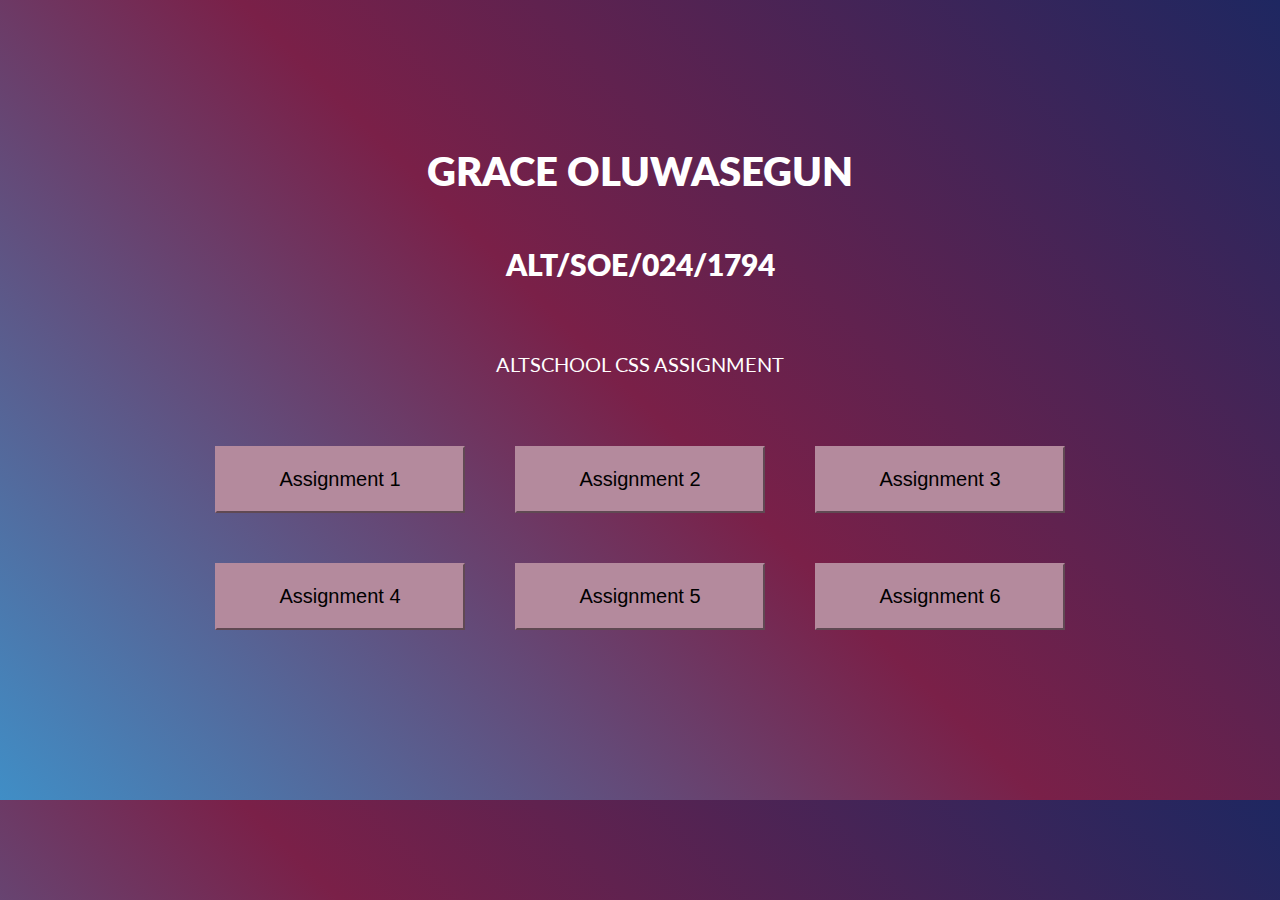
<file: index.html>
<!DOCTYPE html>
<html lang="en">

<head>
    <meta charset="UTF-8">
    <meta name="viewport" content="width=device-width, initial-scale=1.0">
    <title>CSS Assignment</title>
    <link rel="stylesheet" href="./styles.css">
</head>

<body>
    <main>
        <h1>Grace Oluwasegun</h1>
        <h2>ALT/SOE/024/1794</h2>
        <p>AltSchool CSS Assignment</p>
        <div class="links">
            <a href="./css-assignment-1/index.html" target="_blank"><button type="button">Assignment 1</button></a>
            <a href="./css-assignment-2/index.html" target="_blank"><button type="button">Assignment 2</button></a>
            <a href="./css-assignment-3/index.html" target="_blank"><button type="button">Assignment 3</button></a>
            <a href="./css-assignment-4/index.html" target="_blank"><button type="button">Assignment 4</button></a>
            <a href="./css-assignment-5/index.html" target="_blank"><button type="button">Assignment 5</button></a>
            <a href="./css-assignment-6/index.html" target="_blank"><button type="button">Assignment 6</button></a>
        </div>
    </main>

</body>

</html>
</file>
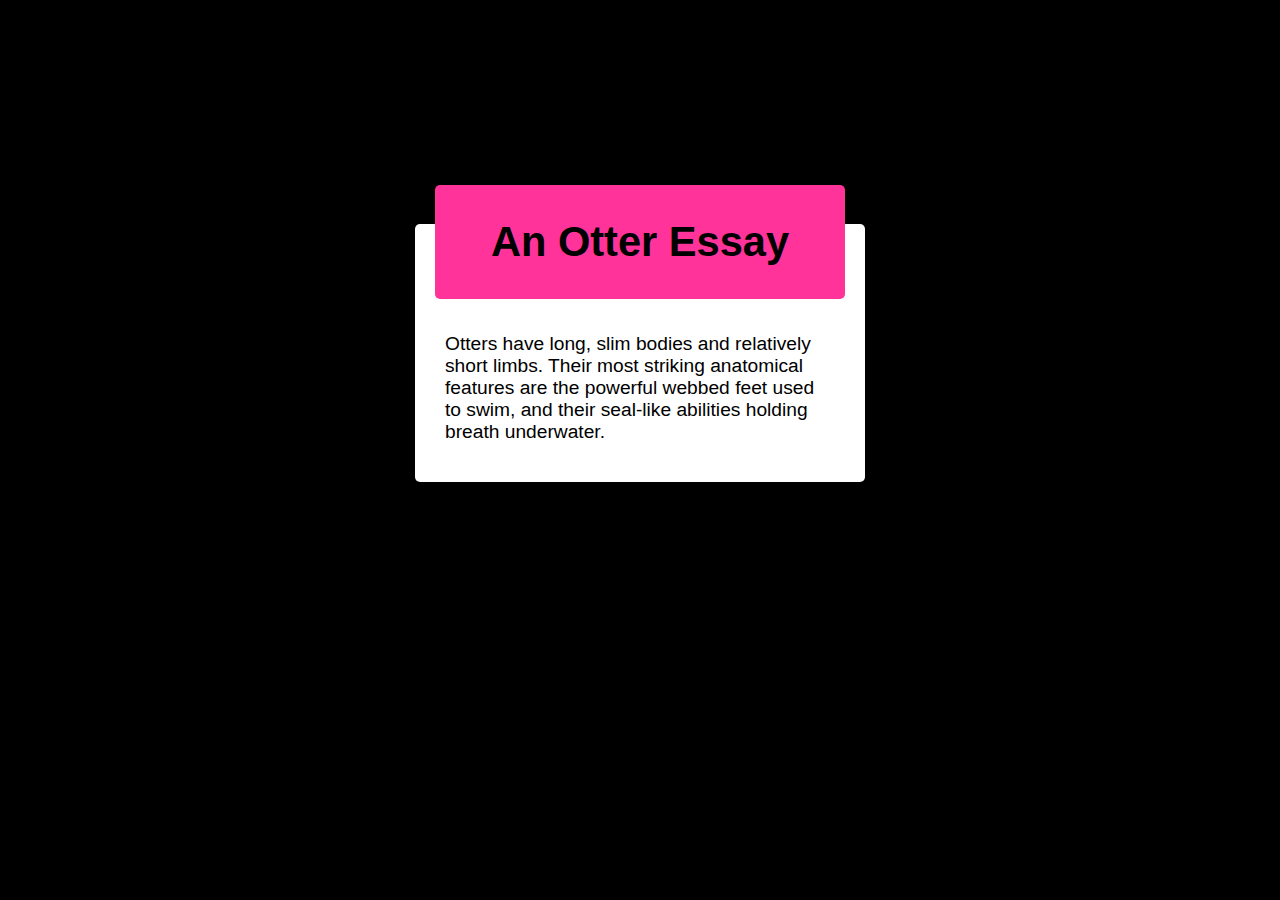
<file: css-assignment-1/index.html>
<!DOCTYPE html>
<html lang="en">
<head>
    <meta charset="UTF-8">
    <meta name="viewport" content="width=device-width, initial-scale=1.0">
    <link rel="stylesheet" href="styles.css">
    <title>An Otter Essay</title>
</head>
<body>
        <main>
            <section id="title">
                <h1>An Otter Essay</h1>
            </section>
            <section id="content">
                <p>Otters have long, slim bodies and relatively short limbs. Their most striking anatomical features are the powerful webbed feet used to swim, and their seal-like abilities holding breath underwater.</p>
            </section>
        </main>
        </body>
    </div>
</html>
</file>
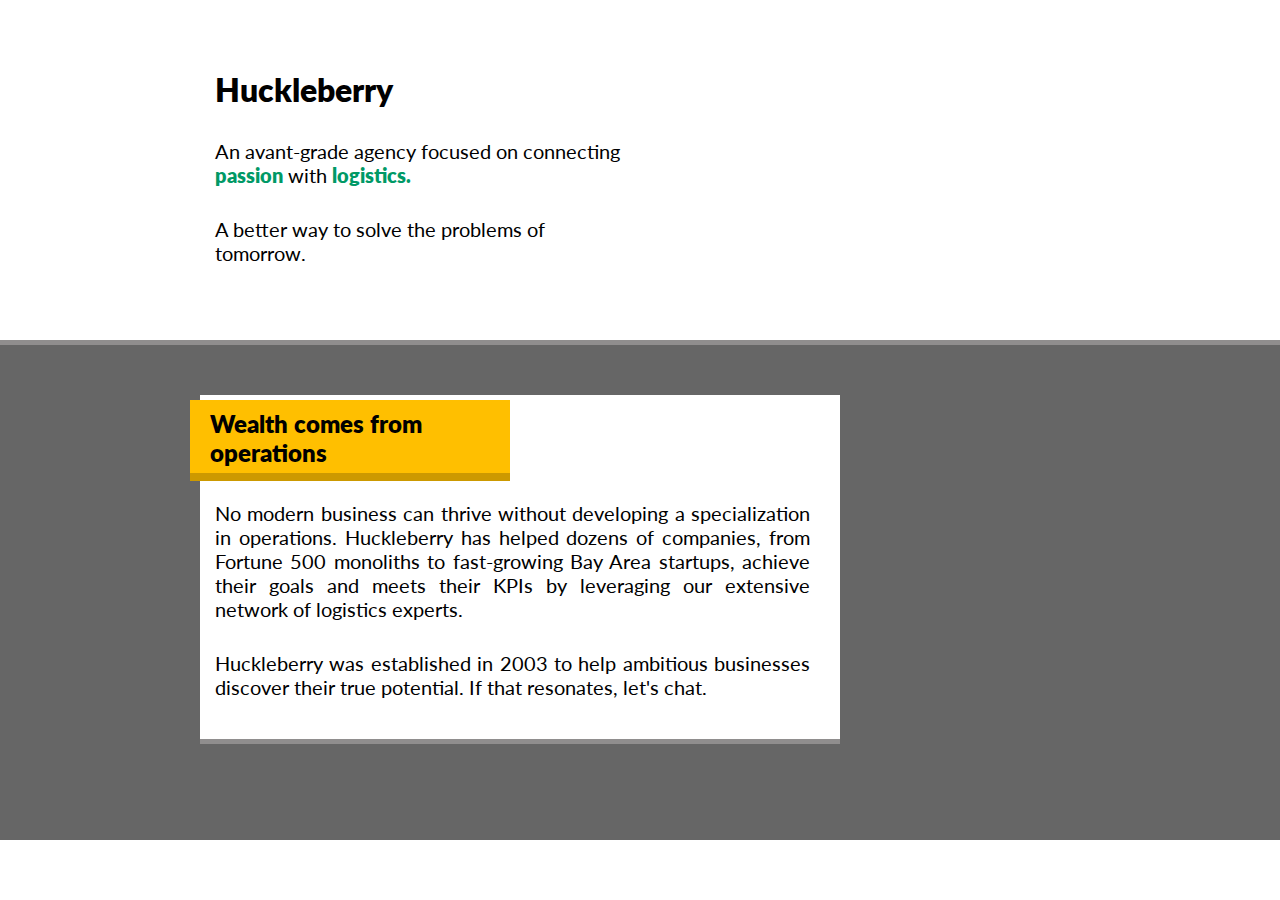
<file: css-assignment-2/index.html>
<!DOCTYPE html>
<html lang="en">

<head>
    <meta charset="UTF-8">
    <meta name="viewport" content="width=device-width, initial-scale=1.0">
    <link rel="stylesheet" href="styles.css">
    <title>Huckleberry</title>
</head>

<body>

    <main>
        <section id="section-one">
            <h3 id="title">Huckleberry</h3>
            <p>An avant-grade agency focused on connecting <span>passion</span> with <span>logistics.</span></p>
            <p>A better way to solve the problems of tomorrow.</p>

        </section>
        <section id="section-two">
            <div class="divider-one"></div>
            <div class="text">
                <h4>Wealth comes from operations</h4>
                <p>No modern business can thrive without developing a specialization in operations. Huckleberry has helped
                    dozens of companies, from Fortune 500 monoliths to fast-growing Bay Area startups, achieve their goals
                    and meets their KPIs by leveraging our extensive network of logistics experts.</p>
                <p>Huckleberry was established in 2003 to help ambitious businesses discover their true potential. If that
                    resonates, let's chat.</p>
            </div>
            <div class="divider-two"></div>
        </section>
    </main>
</body>

</html>
</file>
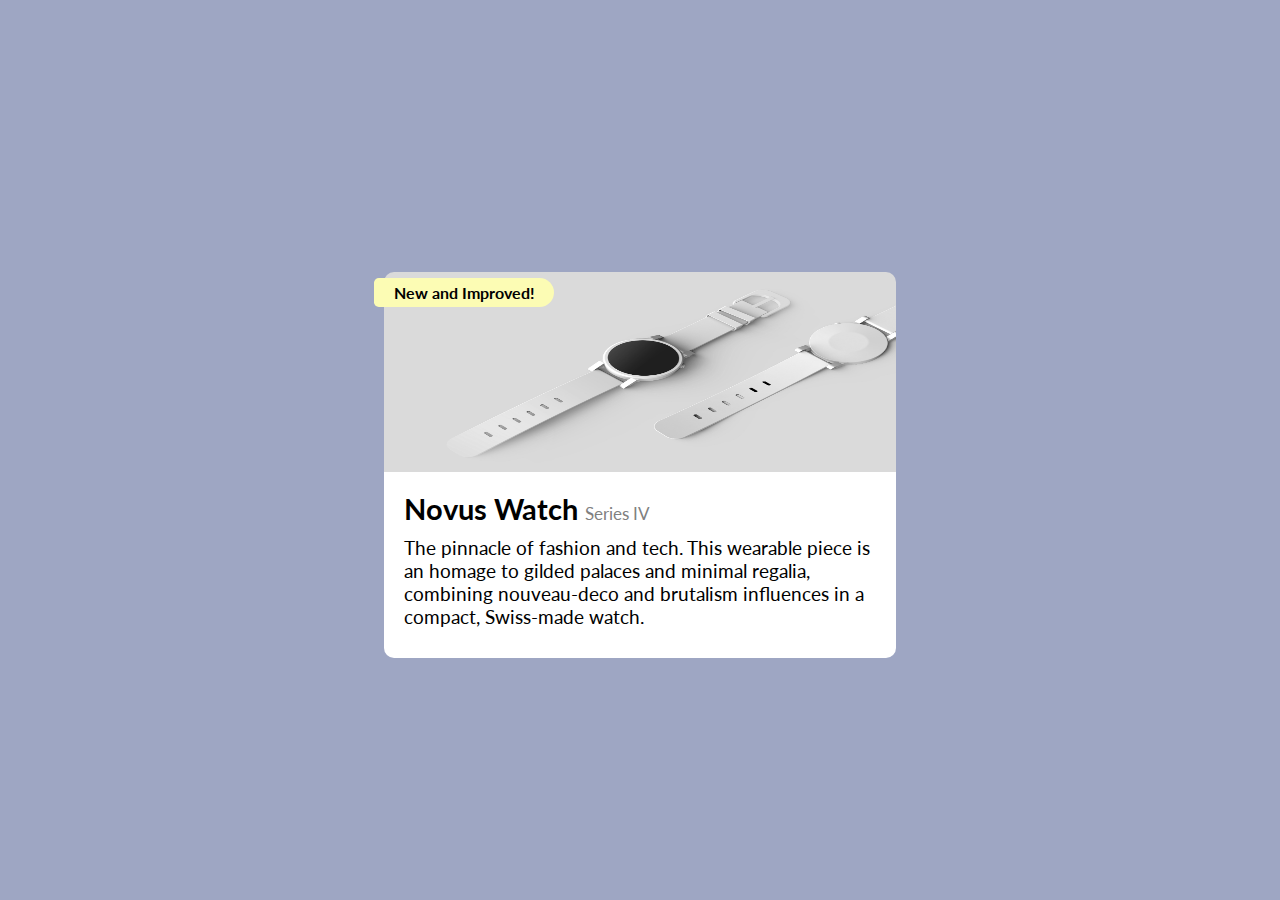
<file: css-assignment-3/index.html>
<!DOCTYPE html>
<html lang="en">

<head>
    <meta charset="UTF-8">
    <meta name="viewport" content="width=device-width, initial-scale=1.0">
    <link rel="stylesheet" href="styles.css">
    <title>Novus Watch Series IV</title>
</head>

<body>

    <main>
        <section class="title">
            <p>New and Improved!</p>
        </section>
        <section>
            <img src="./images/smart-watch.jpg" alt="Novus Smart Watch">
            <article class="description">
                <h2>Novus Watch <span class="model">Series IV</span></h2>
                <p>The pinnacle of fashion and tech. This wearable piece is an homage to gilded palaces and minimal regalia,
                    combining nouveau-deco and brutalism influences in a compact, Swiss-made watch.</p>
            </article>
        </section>
    </main>
</body>

</html>
</file>
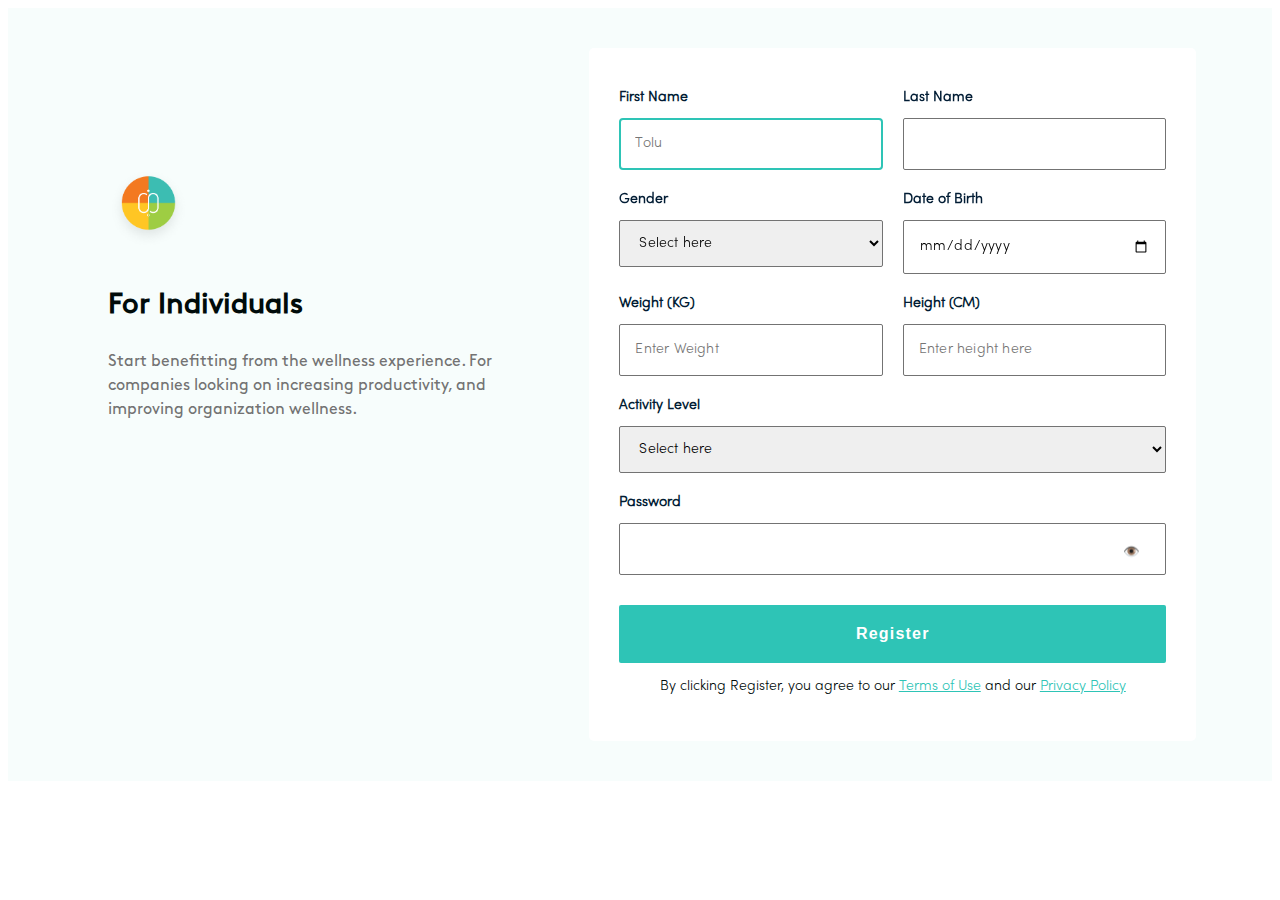
<file: css-assignment-4/index.html>
<!DOCTYPE html>
<html lang="en">

<head>
    <meta charset="UTF-8">
    <meta name="viewport" content="width=device-width, initial-scale=1.0">
    <link rel="stylesheet" href="styles.css">
    <title>Sign Up Page</title>
</head>

<body>
    <main>
        <section id="heading">
            <img src="./images/Logo.png" alt="logo" id="logo">
            <h2>For Individuals</h2>
            <p class="mobile-text">Inspiring wholesome harmony for the mind, body and spirit, for everyone, everywhere.
            </p>
            <p class="desktop-text">
                Start benefitting from the wellness experience. For companies looking on increasing productivity, and
                improving organization wellness.
            </p>
        </section>
        <section id="form-div">
            <form action="post">
                <div>
                    <label for="first-name">First Name</label>
                    <input type="text" id="first-name" placeholder="Tolu" autofocus required name="first-name">
                </div>

                <div>
                    <label for="last-name">Last Name</label>
                    <input type="text" id="last-name" name="last-name" required>
                </div>

                <div>
                    <label for="gender">Gender</label>
                    <select name="gender" id="gender" required>
                        <option value="">Select here</option>
                        <option value="male">Male</option>
                        <option value="female">Female</option>
                    </select>
                </div>

                <div>
                    <label for="date-of-birth">Date of Birth</label>
                    <input type="date" name="date-of-birth" id="date-of-birth" required>
                </div>

                <div>
                    <label for="weight">Weight (KG)</label>
                    <input type="number" name="weight" id="weight" placeholder="Enter Weight" required>
                </div>

                <div>
                    <label for="height">Height (CM)</label>
                    <input type="number" name="height" id="height" placeholder="Enter height here" required>
                </div>
                
                <div class="activity-div">
                    <label for="activity-level">Activity Level</label>
                    <select name="activity-level" id="activity-level" required>
                        <option value="">Select here</option>
                        <option value="active">Active</option>
                        <option value="inactive">Inactive</option>
                    </select>
                </div>

                <div class="password-div">
                    <label for="password">Password</label>
                    <input type="password" name="password" id="password">
                    <button type="button" id="eye-btn">
                        👁️
                    </button>
                    <button type="submit" id="submit-btn">Register</button>
                </div>

                <p class="terms">By clicking Register, you agree to our <a href="#">Terms of Use</a> and our <a
                        href="#">Privacy Policy</a></p>
            </form>
        </section>
    </main>
</body>

</html>
</file>
<file: styles.css>
@import url('https://fonts.googleapis.com/css2?family=Lato:ital,wght@0,100;0,300;0,400;0,700;0,900;1,100;1,300;1,400;1,700;1,900&family=Poppins:ital,wght@0,100;0,200;0,300;0,400;0,500;0,600;0,700;0,800;0,900;1,100;1,200;1,300;1,400;1,500;1,600;1,700;1,800;1,900&display=swap');

* {
  box-sizing: border-box;
  --color1: #7a2048;
  --color2: #408ec6;
  --color3: #1e2761;
  --pink: #b48a9d;
}

body {
  font-family: Lato, sans-serif;
  font-size: 20px;
  background: linear-gradient(
    45deg,
    var(--color2),
    var(--color1),
    var(--color3)
  );
  color: #fff;
}

h1,
p {
  text-transform: uppercase;
}

h1,
h2 {
  font-weight: 800;
}

h1,
h2,
p {
  text-align: center;
}

h2 {
  margin-bottom: 50px;
}

main {
  margin: 120px auto;
  display: flex;
  flex-direction: column;
  justify-content: center;
  align-items: center;
}

a {
  display: inline-block;
}

.links {
  margin: 50px auto;
  display: flex;
  flex-wrap: wrap;
  justify-content: center;
  align-items: center;
  gap: 50px;
  width: 80%;
}

button {
  background-color: var(--pink);
  width: 250px;
  padding: 20px;
  border-color: var(--pink);
  cursor: pointer;
  font-size: 1em;
}
</file>
<file: css-assignment-1/styles.css>
* {
  box-sizing: border-box;
}

body {
  font-family: Georgia, sans-serif;
  font-size: 16px;
  margin: 100px auto;
  display: flex;
  justify-content: center;
  align-items: center;
  background-color: #000000;
}

main {
  padding: 10px 50px 20px 10px;
  position: relative;
}

#title {
  background-color: #ff3399;
  width: 200px;
  padding: 5px 10px;
  position: relative;
  top: 40px;
  left: 65px;
  z-index: 1;
  border-radius: 5px;
  text-align: center;
  font-size: 0.9em;
}

#content {
  background-color: #ffffff;
  padding: 50px 20px 20px 20px;
  position: relative;
  left: 20px;
  width: 300px;
  border-radius: 5px;
  font-size: 0.9em;
  text-align: justify;
}

@media (min-width: 576px) {
  #title {
    font-size: 1.3em;
    width: 410px;
    left: 40px;
    top: 75px;
  }

  #content {
    padding: 90px 40px 20px 30px;
    width: 450px;
    font-size: 1.2em;
    text-align: left;
  }
}
</file>
<file: css-assignment-2/styles.css>
@import url('https://fonts.googleapis.com/css2?family=Lato:ital,wght@0,100;0,300;0,400;0,700;0,900;1,100;1,300;1,400;1,700;1,900&display=swap');

:root {
  --light-yellow: #ffbf00;
  --dark-yellow: #cc9900;
  --gray: #666666;
  --green: #009966;
  --white: #ffffff;
  --light-gray: #908e8e;
}

* {
  box-sizing: border-box;
  margin: 0;
  padding: 0;
}

body {
  font-family: Lato, sans-serif;
  font-size: 20px;
  font-weight: 400;
  /* line-height: 1.5; */
  overflow-x: hidden;
}

#title {
  font-size: 32px;
  padding-top: 70px;
  font-weight: 800;
}

h3,
p {
  margin-bottom: 20px;
  margin-left: 10px;
  padding: 5px;
}

h4 {
  font-size: 24px;
  background-color: var(--light-yellow);
  border-bottom: 8px solid var(--dark-yellow);
  padding: 10px 0 5px 20px;
  font-weight: 800;
  line-height: 28.8px;
  width: 90%;
  margin-bottom: 20px;
}

span {
  color: var(--green);
  font-weight: 800;
}

.divider-one,
.divider-two {
  width: 100%;
  background-color: var(--gray);
  height: 50px;
  margin-bottom: 5px;
  border-top: 5px solid var(--light-gray);
}

.divider-two {
  display: none;
}

@media (min-width: 576px) {
  .divider-two {
    display: block;
  }

  h3 ~ p {
    width: 420px;
  }

  h4 {
    width: 50%;
  }

  h4 ~ p {
    text-align: justify;
    padding-right: 30px;
  }
}

@media (min-width: 1024px) {
  #section-one {
    margin: auto 200px auto 200px;
    padding-bottom: 50px;
  }

  #section-two {
    background-color: var(--gray);
    height: 500px;
  }

  .text {
    background-color: var(--white);
    width: 50%;
    margin: auto 200px;
  }

  #section-two p:last-child {
    padding-bottom: 50px;
    margin-bottom: -10px;
  }

  .divider-two {
    width: 50%;
    margin: auto 200px;
  }

  .text h4 {
    position: relative;
    left: -10px;
    top: 5px;
  }
}
</file>
<file: css-assignment-3/styles.css>
@import url('https://fonts.googleapis.com/css2?family=Lato:ital,wght@0,100;0,300;0,400;0,700;0,900;1,100;1,300;1,400;1,700;1,900&display=swap');

@import url('https://fonts.googleapis.com/css2?family=Inter:ital,opsz,wght@0,14..32,100..900;1,14..32,100..900&display=swap');
* {
  box-sizing: border-box;
  margin: 0;
  padding: 0;
}

body {
  display: flex;
  flex-direction: column;
  justify-content: center;
  align-items: center;
  margin: auto;
  height: 100vh;
  font-family: Lato, sans-serif;
  font-size: 16px;
  background-color: #9ea6c3;
}

main {
  width: 80%;
  position: absolute;
}

img {
  display: block;
  width: 100%;
  height: 200px;
  margin: 0 auto;
  border-top-left-radius: 10px;
  border-top-right-radius: 10px;
}

.title {
  background-color: #fcfcb4;
  border-radius: 10px 30px 30px 10px;
  width: 180px;
  padding: 5px 0 5px 0;
  text-align: center;
  font-weight: 700;
  position: relative;
  top: 35px;
  left: -10px;
}

.description {
  background-color: #fff;
  padding: 20px;
  border-bottom-right-radius: 10px;
  border-bottom-left-radius: 10px;
  font-size: 1.2em;
}

.description p {
    margin: 10px auto;
}

.model {
  font-weight: 400;
  font-size: 0.6em;
  color: #808080;
}

@media (min-width:576px) {
    main {
        width: 60%;
    }
}

@media (min-width:1024px) {
    main {
        width: 40%;
    }
}
</file>
<file: css-assignment-4/styles.css>
@font-face {
  font-family: 'Sofia Pro';
  src: url(./Fonts/sofiapro-light.otf);
}

@font-face {
  font-family: 'Brown';
  src: url(./Fonts/Brown-Regular.otf);
}

* {
  box-sizing: border-box;
}

:root {
  --dark-blue: #2ec4b6;
  --light-blue: #f7fdfc;
  --brown: #737373;
  --white: #ffffff;
  --dark-green: #011c34;
  --black: #000b0a;
}

body {
  font-family: 'Sofia Pro', sans-serif;
  font-size: 16px;
  color: var(--black);
  line-height: 1.5;
}

main {
  background-color: var(--light-blue);
  width: 100%;
  padding: 70px 0;
}

#heading {
  width: 80%;
  margin: auto;
  font-family: 'Brown', sans-serif;
}

#logo {
  width: 20%;
  max-width: 100%;
}

.desktop-text {
  display: none;
}

h2 {
  font-size: 1.8em;
  font-weight: 800;
}

h2 ~ p {
  color: var(--brown);
}

form {
  width: 80%;
  margin: auto;
  background-color: var(--white);
  padding: 20px;
  line-height: 20px;
  border-radius: 5px;
  font-size: 14px;
  position: relative;
}

label {
  display: block;
  margin: 10px auto;
  font-weight: 600;
  color: var(--dark-green);
}

input,
select {
  font: inherit;
  display: block;
  width: 100%;
  outline-color: var(--dark-blue);
  border: 1px solid var(--brown);
  border-radius: 2px;
  margin-bottom: 10px;
  padding: 15px;
  letter-spacing: 0.2px;
}

#submit-btn {
  margin-top: 20px;
  width: 100%;
  background-color: var(--dark-blue);
  border: none;
  padding: 20px;
  font-size: 16px;
  color: var(--white);
  letter-spacing: 1.2px;
  border-radius: 2px;
  font-weight: 600;
}

#submit-btn:hover {
  cursor: pointer;
  filter: drop-shadow(0 1px 4px var(--dark-blue));
}

#eye-btn {
  position: absolute;
  background-color: transparent;
  border: none;
  top: 715px;
  right: 50px;
}

.terms {
  text-align: center;
  font-weight: 400;
}

.terms a {
  color: var(--dark-blue);
  font-weight: 500;
}

@media (min-width: 769px) {
  body {
    overflow: hidden;
  }

  main {
    display: grid;
    grid-template-columns: 1fr 1.5fr;
    padding: 40px 0;
  }

  #heading {
    margin-top: 120px;
    margin-left: 100px;
  }

  .mobile-text {
    display: none;
  }

  .desktop-text {
    display: block;
    font-weight: 500;
    line-height: 1.5;

    width: 96%;
  }

  form {
    display: grid;
    grid-template-columns: 1fr 1fr;
    column-gap: 20px;
    padding: 30px;
  }

  .activity-div,
  .password-div,
  .terms {
    grid-column: 1 / 3;
  }

  #eye-btn {
    top: 495px;
  }
}
</file>
